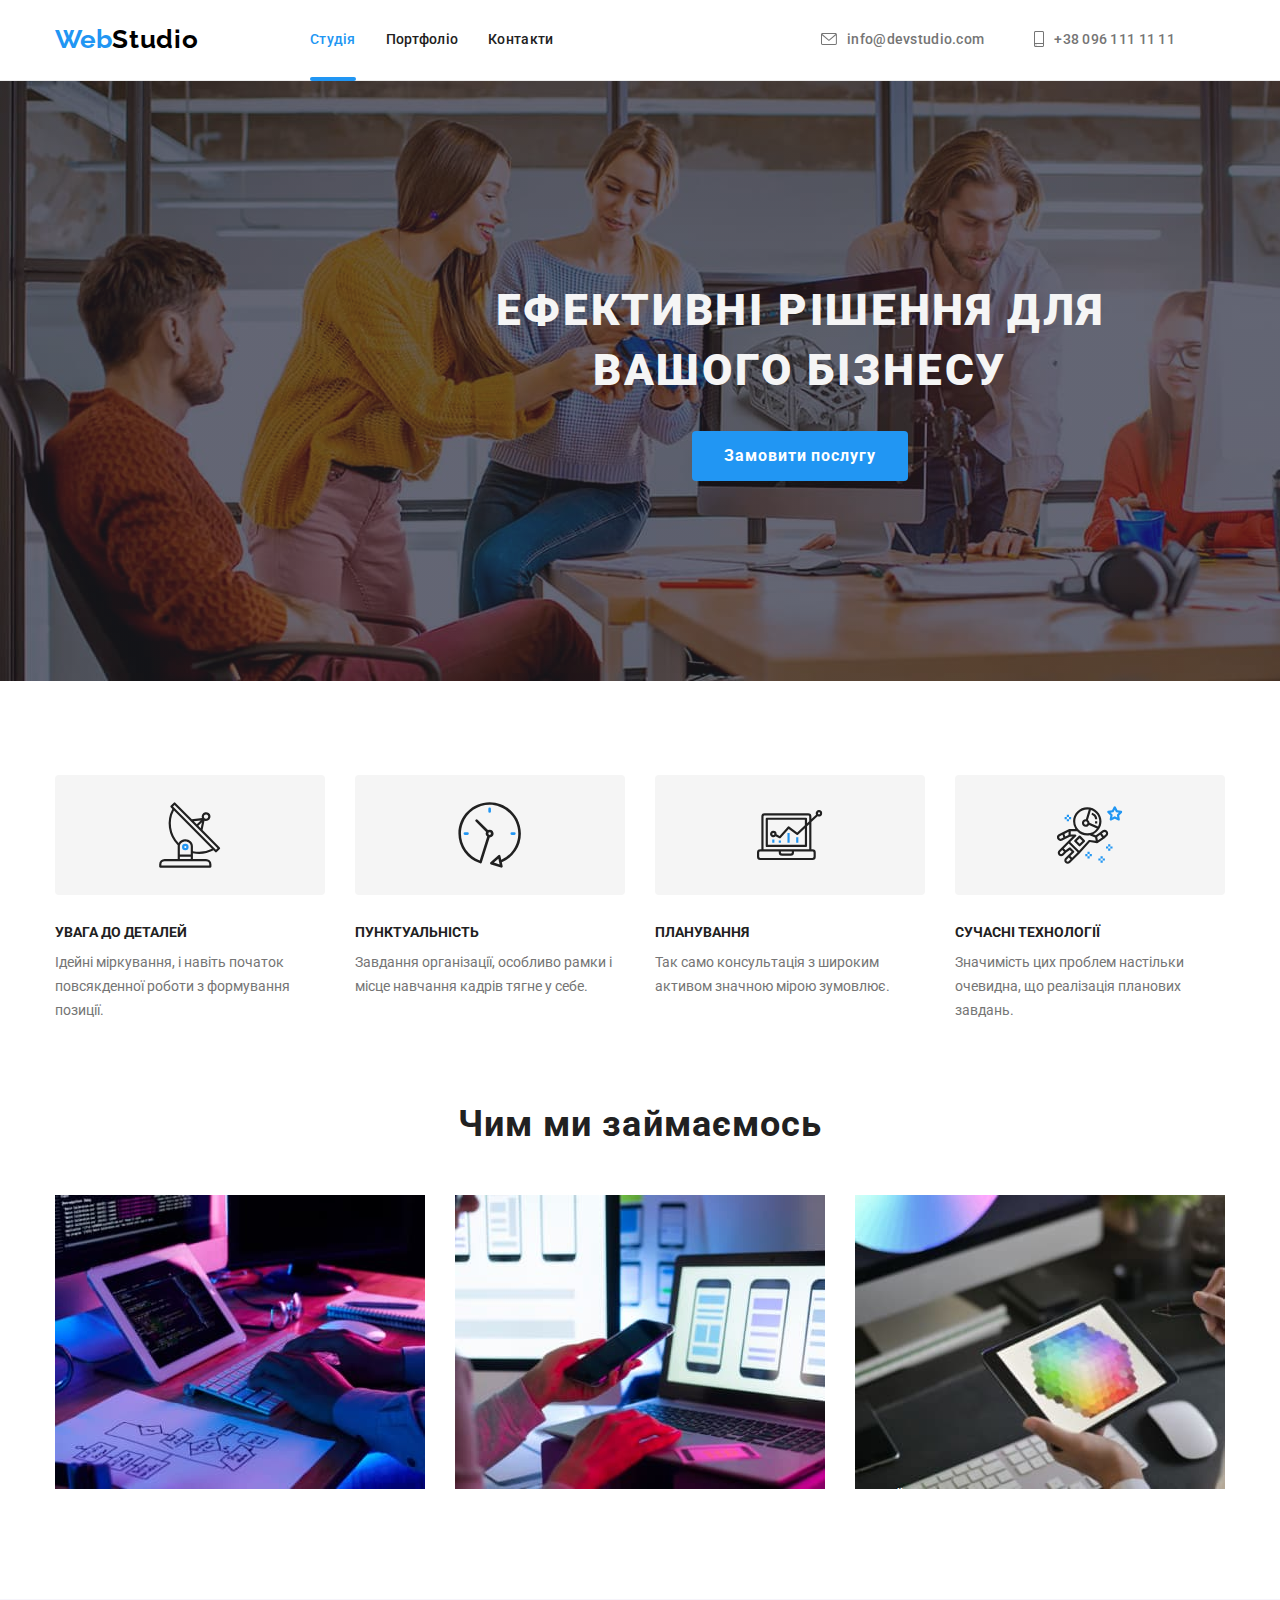
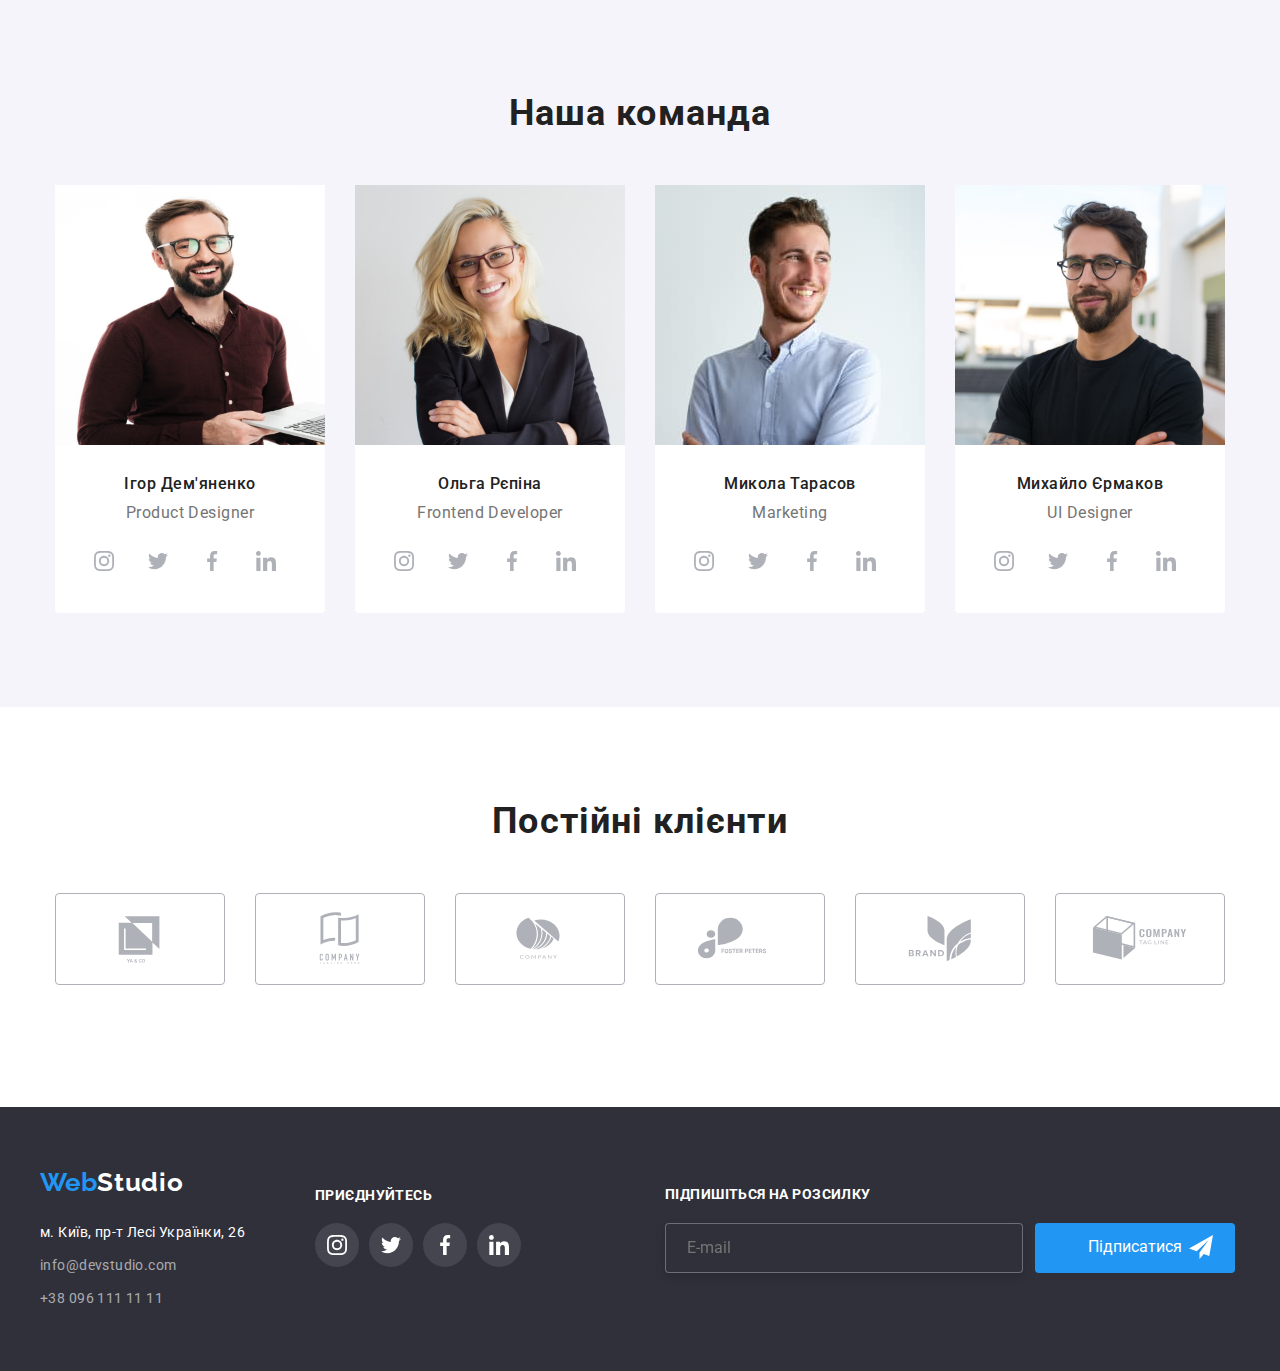
<file: index.html>
<!DOCTYPE html>
<html lang="en">

<head>
  <meta charset="UTF-8" />
  <meta http-equiv="X-UA-Compatible" content="IE=edge" />
  <meta name="viewport" content="width=device-width, initial-scale=1.0" />
  <title>Web Studio</title>
  <link rel="stylesheet"
    href="https://cdnjs.cloudflare.com/ajax/libs/modern-normalize/1.1.0/modern-normalize.min.css" />
  <link rel="stylesheet" href="./css/main.min.css" />
  <link href="https://fonts.googleapis.com/css2?family=Raleway:wght@700&family=Roboto:wght@400;500;700;900&display=swap"
    rel="stylesheet" />
</head>

<body>
  <!-- Шапка сайта -->
  <header class="page-header">
    <div class="container box">
      <nav class="main-nav">
        <a href="./index.html" class="main-nav__logo-link">Web<span class="main-nav__logo-header">Studio</span></a>
        <ul class="main-nav__site-nav link">
          <li style="position:relative">
            <a href="./index.html" class="main-nav__link current" ">Студія</a>
            </li>
            <li style=" position:relative">
              <a href="./portfolio.html"" class=" main-nav__link">Портфоліо</a>
          </li>
          <li>
            <a href="#" class="main-nav__link">Контакти</a>
          </li>
        </ul>
      </nav>
      <ul class="contacts">
        <li class="contacts__contact-item">
          <a href="mailto:info@devstudio.com" class="contacts__contacts-link">
            <svg class="contacts__contacts-icon" width="16" height="12">
              <use href="./img/icons.svg#icon-envelope"></use>
            </svg>
            info@devstudio.com
          </a>
        </li>
        <li class="contacts__contact-item">
          <a href="tel:+380961111111" class="contacts__contacts-link">
            <svg class="contacts__contacts-icon" width="10" height="16">
              <use href="./img/icons.svg#icon-smartphone"></use>
            </svg>
            +38 096 111 11 11
          </a>
        </li>
      </ul>
    </div>
  </header>
  <main>
    <div class="hero">
      <section class="hero__section-hero">
        <h1 class="hero__hero-title">Ефективні рішення для вашого бізнесу</h1>
        <button class="hero__hero-button" data-modal-open>Замовити послугу

        </button>
      </section>
    </div>
    <!-- Особливості -->
    <section class="features section">
      <div class="container">
        <h2 class="features__visually-hidden"></h2>
        <ul class="list features-list">
          <li class="features-list__featurest-item">
            <div class="features-cont">
              <svg class="features-cont__features-icon" width="65.32px" height="70px">
                <use href="./img/icons.svg#icon-antenna-1"></use>
              </svg>
            </div>
            <div class="features-container-text">
              <h3 class="features-container-text__features-title">УВАГА ДО ДЕТАЛЕЙ</h3>
              <p class="features-container-text__features-text">
                Ідейні міркування, і навіть початок повсякденної роботи з
                формування позиції.
              </p>
            </div>
          </li>
          <li class="features-list__featurest-item">
            <div class="features-cont">
              <svg class="features-cont__features-icon" width="65.32px" height="70px">
                <use href="./img/icons.svg#icon-clock-1"></use>
              </svg>
            </div>
            <div class="features-container-text">
              <h3 class="features-container-text__features-title">ПУНКТУАЛЬНІСТЬ</h3>
              <p class="features-container-text__features-text">
                Завдання організації, особливо рамки і місце навчання кадрів
                тягне у себе.
              </p>
            </div>
          </li>
          <li class="features-list__featurest-item">
            <div class="features-cont">
              <svg class="features-cont__features-icon" width="65.32px" height="70px">
                <use href="./img/icons.svg#icon-diagram-1"></use>
              </svg>
            </div>
            <div class="features-container-text">
              <h3 class="features-container-text__features-title">ПЛАНУВАННЯ</h3>
              <p class="features-container-text__features-text">
                Так само консультація з широким активом значною мірою зумовлює.
              </p>
            </div>
          </li>
          <li class="features-list__featurest-item">
            <div class="features-cont">
              <svg class="features-cont__features-icon" width="65.32px" height="70px">
                <use href="./img/icons.svg#icon-astronaut-1"></use>
              </svg>
            </div>
            <div class="features-container-text">
              <h3 class="features-container-text__features-title">СУЧАСНІ ТЕХНОЛОГІЇ</h3>
              <p class="features-container-text__features-text">
                Значимість цих проблем настільки очевидна, що реалізація
                планових завдань.
              </p>
            </div>
          </li>
        </ul>
      </div>
    </section>
    <!-- Чим ми займаємося -->
    <section class="what-we-do-section">
      <div class="container-what-we-do">
        <h2 class="what-we-do-section__what-we-do-title">Чим ми займаємось</h2>
        <ul class="what-we-do-list">
          <li class="what-we-do-list__what-we-do-item">
            <div class="what-we-do-text-box">
              <img src="./img/box-1.jpg" alt="Програмування" class="what-we-do-text-box__img">
              <h2 class="what-we-do-text-box__what-we-do-box-title">Десктопні додатки</h2>
            </div>
          </li>
          <li class="what-we-do-list__what-we-do-item" style="margin: 0 30px">
            <div class="what-we-do-text-box">
              <img src="./img/img.jpg" alt="Розробка UI дизайну" class="what-we-do-text-box__img">
              <h2 class="what-we-do-text-box__what-we-do-box-title">Мобільні додатки</h2>
            </div>
          </li>
          <li class="what-we-do-list__what-we-do-item">
            <div class="what-we-do-text-box">
              <img src="./img/img1.jpg" alt="Веб дизайн" class="what-we-do-text-box__img">
              <h2 class="what-we-do-text-box__what-we-do-box-title">Дизайнерські рішення</h2>
            </div>
          </li>
        </ul>
      </div>
    </section>
    <!-- Команда -->
    <section class="section team">
      <div class="container-team">
        <h2 class="section__team-main-title">Наша команда</h2>
        <ul class="team-menu">
          <li class="team-menu__team-menu-item">
            <img src="./img/igor.jpg" alt="Ігор" width="270" height="260">
            <div class="team-menu-text">
              <h3 class="team-menu-text__team-title">Ігор Дем'яненко</h3>
              <p class="team-menu-text__team-activity">Product Designer</p>
              <div class="team-menu-sl">
                <ul class="team-soc-list">
                  <li class="team-soc-list__team-soc-item">
                    <a href="" class="team-soc-list__team-soc-link">
                      <svg class="team-soc-list__team-menu-icon" width="20" height="20">
                        <use href="./img/icons.svg#icon-instagram-2">
                        </use>
                      </svg>
                    </a>
                  </li>
                  <li class="team-soc-list__team-soc-item">
                    <a href="" class="team-soc-list__team-soc-link">
                      <svg class="team-soc-list__team-menu-icon" width="20" height="20">
                        <use href="./img/icons.svg#icon-twitter-1">
                        </use>
                      </svg>
                    </a>
                  </li>
                  <li class="team-soc-list__team-soc-item">
                    <a href="" class="team-soc-list__team-soc-link">
                      <svg class="team-soc-list__team-menu-icon" width="20" height="20">
                        <use href="./img/icons.svg#icon-facebook-1">
                        </use>
                      </svg>
                    </a>
                  </li>
                  <li class="team-soc-list__team-soc-item">
                    <a href="" class="team-soc-list__team-soc-link">
                      <svg class="team-soc-list__team-menu-icon" width="20" height="20">
                        <use href="./img/icons.svg#icon-linkedin-1">
                        </use>
                      </svg>
                    </a>
                  </li>
                </ul>
              </div>

            </div>
          </li>
          <li class="team-menu__team-menu-item">
            <img src="./img/olga.jpg" alt="Ольга" width="270" height="260">
            <div class="team-menu-text">
              <h3 class="team-menu-text__team-title">Ольга Рєпіна</h3>
              <p class="team-menu-text__team-activity">Frontend Developer</p>
              <div class="team-menu-sl">
                <ul class="team-soc-list">
                  <li class="team-soc-list__team-soc-item">
                    <a href="" class="team-soc-list__team-soc-link">
                      <svg class="team-soc-list__team-menu-icon" width="20" height="20">
                        <use href="./img/icons.svg#icon-instagram-2">
                        </use>
                      </svg>
                    </a>
                  </li>
                  <li class="team-soc-list__team-soc-item">
                    <a href="" class="team-soc-list__team-soc-link">
                      <svg class="team-soc-list__team-menu-icon" width="20" height="20">
                        <use href="./img/icons.svg#icon-twitter-1">
                        </use>
                      </svg>
                    </a>
                  </li>
                  <li class="team-soc-list__team-soc-item">
                    <a href="" class="team-soc-list__team-soc-link">
                      <svg class="team-soc-list__team-menu-icon" width="20" height="20">
                        <use href="./img/icons.svg#icon-facebook-1">
                        </use>
                      </svg>
                    </a>
                  </li>
                  <li class="team-soc-list__team-soc-item">
                    <a href="" class="team-soc-list__team-soc-link">
                      <svg class="team-soc-list__team-menu-icon" width="20" height="20">
                        <use href="./img/icons.svg#icon-linkedin-1">
                        </use>
                      </svg>
                    </a>
                  </li>
                </ul>
              </div>

            </div>
          </li>
          <li class="team-menu__team-menu-item">
            <img src="./img/mykola.jpg" alt="Микола" width="270" height="260">
            <div class="team-menu-text">
              <h3 class="team-menu-text__team-title">Микола Тарасов</h3>
              <p class="team-menu-text__team-activity">Marketing</p>
              <div class="team-menu-sl">
                <ul class="team-soc-list">
                  <li class="team-soc-list__team-soc-item">
                    <a href="" class="team-soc-list__team-soc-link">
                      <svg class="team-soc-list__team-menu-icon" width="20" height="20">
                        <use href="./img/icons.svg#icon-instagram-2">
                        </use>
                      </svg>
                    </a>
                  </li>
                  <li class="team-soc-list__team-soc-item">
                    <a href="" class="team-soc-list__team-soc-link">
                      <svg class="team-soc-list__team-menu-icon" width="20" height="20">
                        <use href="./img/icons.svg#icon-twitter-1">
                        </use>
                      </svg>
                    </a>
                  </li>
                  <li class="team-soc-list__team-soc-item">
                    <a href="" class="team-soc-list__team-soc-link">
                      <svg class="team-soc-list__team-menu-icon" width="20" height="20">
                        <use href="./img/icons.svg#icon-facebook-1">
                        </use>
                      </svg>
                    </a>
                  </li>
                  <li class="team-soc-list__team-soc-item">
                    <a href="" class="team-soc-list__team-soc-link">
                      <svg class="team-soc-list__team-menu-icon" width="20" height="20">
                        <use href="./img/icons.svg#icon-linkedin-1">
                        </use>
                      </svg>
                    </a>
                  </li>
                </ul>
              </div>

            </div>
          </li>
          <li class="team-menu__team-menu-item">
            <img src="./img/mykhailo.jpg" alt="Михайло" width="270" height="260">
            <div class="team-menu-text">
              <h3 class="team-menu-text__team-title">Михайло Єрмаков</h3>
              <p class="team-menu-text__team-activity">UI Designer</p>
              <div class="team-menu-sl">
                <ul class="team-soc-list">
                  <li class="team-soc-list__team-soc-item">
                    <a href="" class="team-soc-list__team-soc-link">
                      <svg class="team-soc-list__team-menu-icon" width="20" height="20">
                        <use href="./img/icons.svg#icon-instagram-2">
                        </use>
                      </svg>
                    </a>
                  </li>
                  <li class="team-soc-list__team-soc-item">
                    <a href="" class="team-soc-list__team-soc-link">
                      <svg class="team-soc-list__team-menu-icon" width="20" height="20">
                        <use href="./img/icons.svg#icon-twitter-1">
                        </use>
                      </svg>
                    </a>
                  </li>
                  <li class="team-soc-list__team-soc-item">
                    <a href="" class="team-soc-list__team-soc-link">
                      <svg class="team-soc-list__team-menu-icon" width="20" height="20">
                        <use href="./img/icons.svg#icon-facebook-1">
                        </use>
                      </svg>
                    </a>
                  </li>
                  <li class="team-soc-list__team-soc-item">
                    <a href="" class="team-soc-list__team-soc-link">
                      <svg class="team-soc-list__team-menu-icon" width="20" height="20">
                        <use href="./img/icons.svg#icon-linkedin-1">
                        </use>
                      </svg>
                    </a>
                  </li>
                </ul>
              </div>
        </ul>
      </div>
      </li>
      </ul>
      </div>
    </section>
    <!-- Постійні клієнти -->
    <section class="regular-customers">
      <div class="regular-customers-container">
        <h2 class="regular-customers__regular-customers-title">Постійні клієнти</h2>
        <ul class="regular-customers-menu">
          <li class="regular-customers-menu__regular-customers-item">
            <a href="" class="regular-customers-menu__customers-link">
              <svg class="customers-icon" width="106px" height="60px">
                <use href="./img/icons.svg#icon-ya-co" </svg>
            </a>
          </li>
          <li class="regular-customers-menu__regular-customers-item">
            <a href="" class="regular-customers-menu__customers-link">
              <svg class="customers-icon" width="106px" height="60px">
                <use href="./img/icons.svg#icon-company-tagline" </svg>
            </a>
          </li>
          <li class="regular-customers-menu__regular-customers-item">
            <a href="" class="regular-customers-menu__customers-link">
              <svg class="customers-icon" width="106px" height="60px">
                <use href="./img/icons.svg#icon-company" </svg>
            </a>
          </li>
          <li class="regular-customers-menu__regular-customers-item">
            <a href="" class="regular-customers-menu__customers-link">
              <svg class="customers-icon" width="106px" height="60px">
                <use href="./img/icons.svg#icon-foster-peters" </svg>
            </a>
          </li>
          <li class="regular-customers-menu__regular-customers-item">
            <a href="" class="regular-customers-menu__customers-link">
              <svg class="customers-icon" width="106px" height="60px">
                <use href="./img/icons.svg#icon-brand" </svg>
            </a>
          </li>
          <li class="regular-customers-menu__regular-customers-item">
            <a href="" class="regular-customers-menu__customers-link">
              <svg class="customers-icon" width="106px" height="60px">
                <use href="./img/icons.svg#icon-company-tag-line" </svg>
            </a>
          </li>
        </ul>
      </div>
    </section>
  </main>
  <footer class="footer">
    <div class="footer-container container-footer">
      <div class="footer-wrapper">
        <div class="footer-logo-cont">
          <a class="footer-logo-cont__footer-logo" href="./index.html">Web<span
              class="footer-logo-cont__logo">Studio</span>
          </a>
        </div>
        <address class="address">
          <ul class="footer-menu list">
            <li class="footer-menu__footer-address-item">
              <a class="footer-menu__footer-address-link" tabindex="0">м. Київ, пр-т Лесі Українки, 26</a>
            </li>
            <li class="footer-menu__footer-email">
              <a href="mailto:info@devstudio.com" class="footer-menu__footer-email">info@devstudio.com</a>
            </li>
            <li class="footer-menu__footer-telephone">
              <a href="tel:+380961111111" class="footer-menu__footer-telephone">+38 096 111 11 11</a>
            </li>
          </ul>
        </address>
      </div>
      <div class="footer-soc-container">
        <h3 class="footer-soc-container__footer-title">Приєднуйтесь</h3>
        <div class="footer-soc-container">
          <ul class="footer-soc-list">
            <li class="footer-soc-lists__footer-soc-item">
              <a href="" class="footer-soc-list__footer-soc-link">
                <svg class="footer-soc-list__footer-soc-icon" width="20" height="20">
                  <use href="./img/icons.svg#icon-instagram-2"></use>
                </svg>
              </a>
            </li>
            <li class="footer-soc-lists__footer-soc-item">
              <a href="" class="footer-soc-list__footer-soc-link">
                <svg class="footer-soc-list__footer-soc-icon" width="20" height="20">
                  <use href="./img/icons.svg#icon-twitter-1"></use>
                </svg>
              </a>
            </li>
            <li class="footer-soc-lists__footer-soc-item">
              <a href="" class="footer-soc-list__footer-soc-link">
                <svg class="footer-soc-list__footer-soc-icon" width="20" height="20">
                  <use href="./img/icons.svg#icon-facebook-1"></use>
                </svg>
              </a>
            </li>
            <li class="footer-soc-lists__footer-soc-item">
              <a href="" class="footer-soc-list__footer-soc-link">
                <svg class="footer-soc-list__footer-soc-icon" width="20" height="20">
                  <use href="./img/icons.svg#icon-linkedin-1"></use>
                </svg>
              </a>
            </li>
          </ul>
        </div>
      </div>
      <div class="mailing-list">
        <h3 class="mailing-list__mailing-title">Підпишіться на розсилку</h3>
        <div class="mailing-list-box">
          <input type="text" name="mailing-list" class="mailing-list__mailing-list-input" width="358" height="50"
            placeholder="E-mail">
          <button class="mailing-list-box__mailing-button">Підписатися
            <svg class="mailing-list-box__mailing-icon" width="24" height="24">
              <use href="./img/icons.svg#icon-icon-send"></use>
            </svg>
          </button>
        </div>
      </div>
    </div>
  </footer>
  <!-- Modal -->
  <div class="backdrop is-hidden" data-modal>
    <div class="modal is-hidden">
      <button class="modal__close-modal" data-modal-close>
        <svg class="modal__modal-close-icon" width="18" height="18" id="close-icon">
          <use href="./img/icons.svg#icon-close-black-18dp-2-1"></use>
        </svg>
      </button>
      <div class="modal-container">
        <div class="modal-title-box">
          <p class="modal-title-box__modal-title">Залиште свої дані, ми вам передзвонимо</p>
        </div>
        <form action="#" class="form">
          <div class="modal-input-box">
            <div class="modal-cont">
              <label for="user-name">Ім'я</label>
              <input type="text" name="user-name" class="modal-cont__modal-input">
              <svg class="modal-cont__modal-icon" width="18" height="18">
                <use href="./img/icons.svg#icon-person-black"></use>
              </svg>
            </div>
            <div class="modal-cont">
              <label for="user-tel">Телефон</label>
              <input type="number" name="user-tel" class="modal-cont__modal-input">
              <svg class="modal-cont__modal-icon" width="18" height="18">
                <use href="./img/icons.svg#icon-phone-black""></use>
                </svg>
              </div>
               <div class=" modal-cont">
                  <label for="user-tel">Пошта</label>
                  <input type="email" name="user-email" class="modal-cont__modal-input">
                  <svg class="modal-cont__modal-icon" width="18" height="18">
                    <use href="./img/icons.svg#icon-email-black"></use>
                  </svg>
            </div>
            <div class="modal-fields">
              <label for="modal-fields__user-text">Коментар</label>
              <textarea name="user-text" id="user-text" placeholder="Введіть текст"
                class="modal-fields__modal-text"></textarea>
            </div>
          </div>
          <div class="modal-check-box">
            <!-- <label for="privacy" class="modal-check-box__check-box"> -->
            <label for="privacy" class="modal-check-box__check-box">

              <span class="modal-check-box__check-text-span">
           <input 
              type="checkbox"
               name="privacy" 
               id="privacy" 
               class="modal-check-box__modal-check"
                value="checkbox">

                <svg class="modal-check-box__check-icon" width="16" height="15">
                  <use href="./img/icons.svg#icon-check">
                  </use>
                </svg>
              </span>
              <span class="modal-check-box__check-text">
                Погоджуюся з розсилкою та приймаю
              </span>
               <a href="">
                <span class="modal-check-box__checkbox-link">
                  Умови договору
                </span>
              </a>
            </label>
          </div>
          <div class="modal-button-box">
            <button type="submit" class="modal-button-box__modal-button">Відправити</button>
          </div>
        </form>
      </div>
    </div>
  </div>
  <script src="./js/modal.js">
  </script>
</body>

</html>
</file>
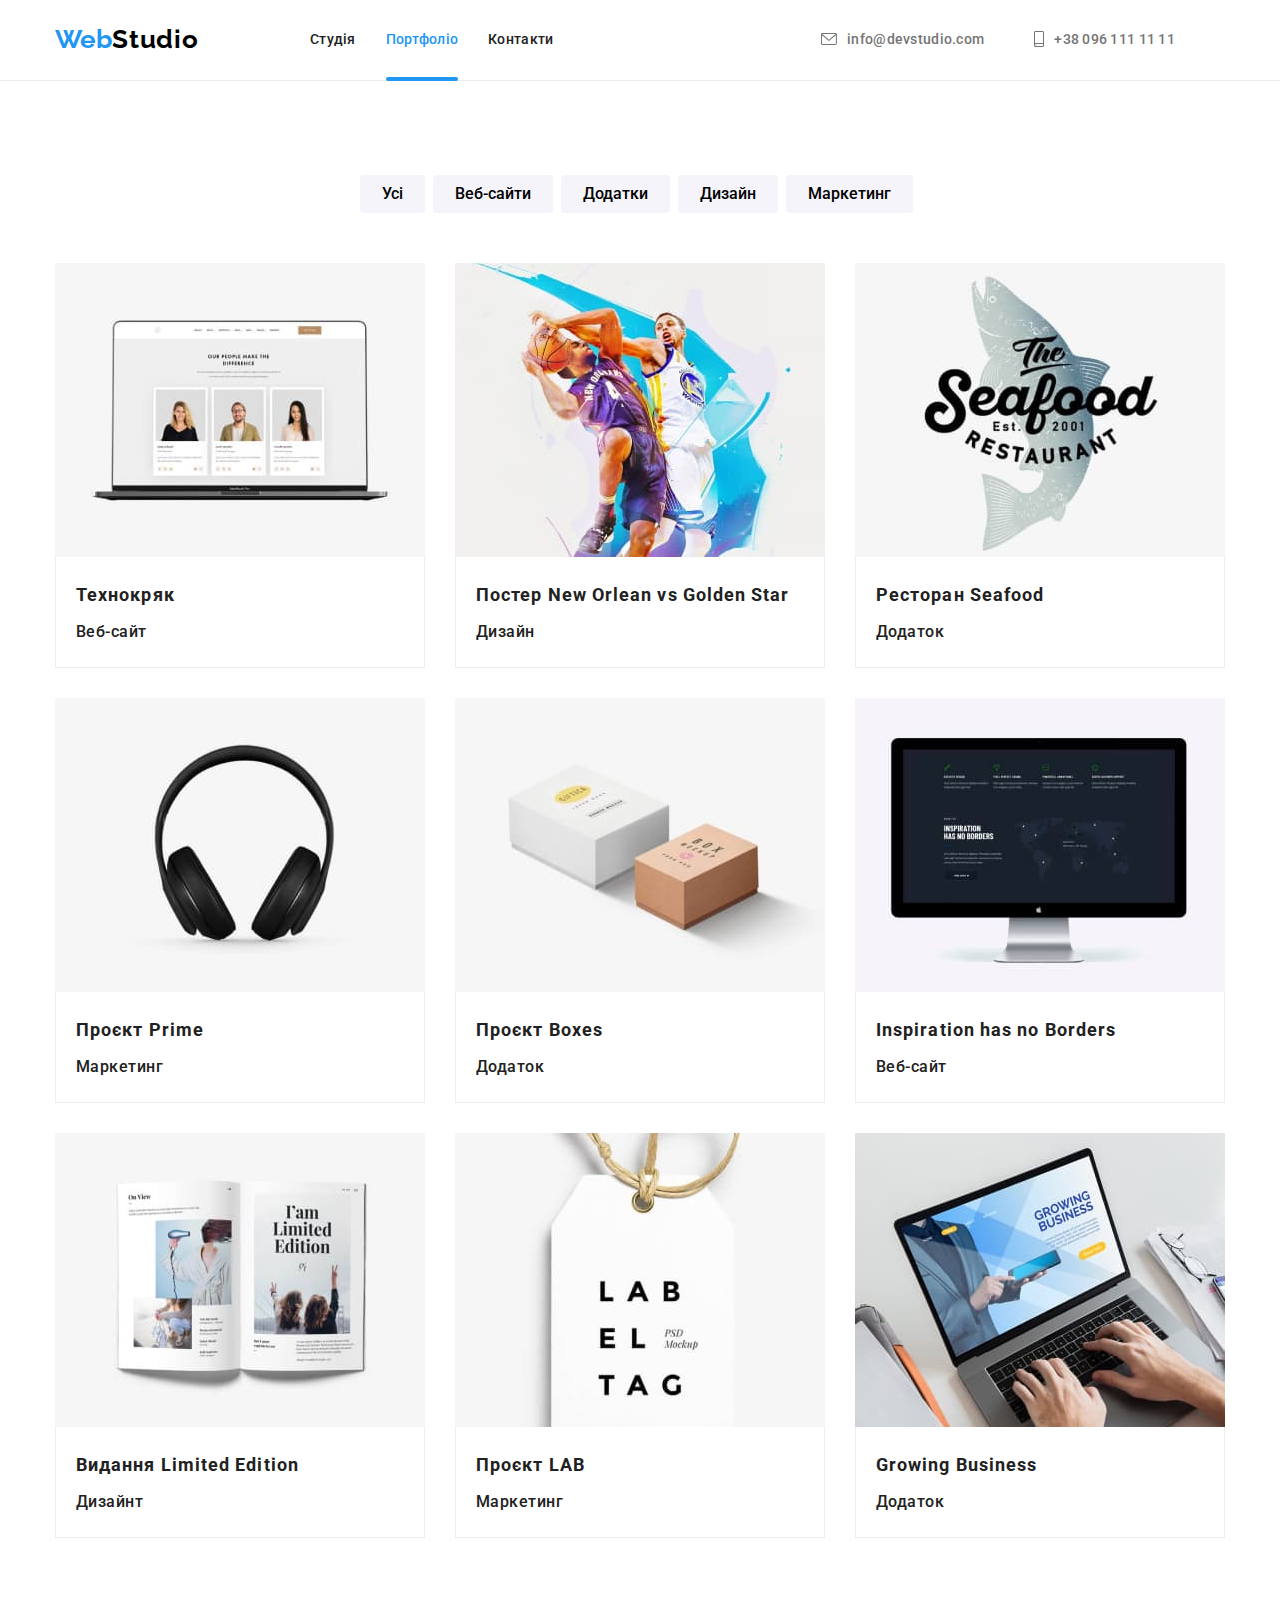
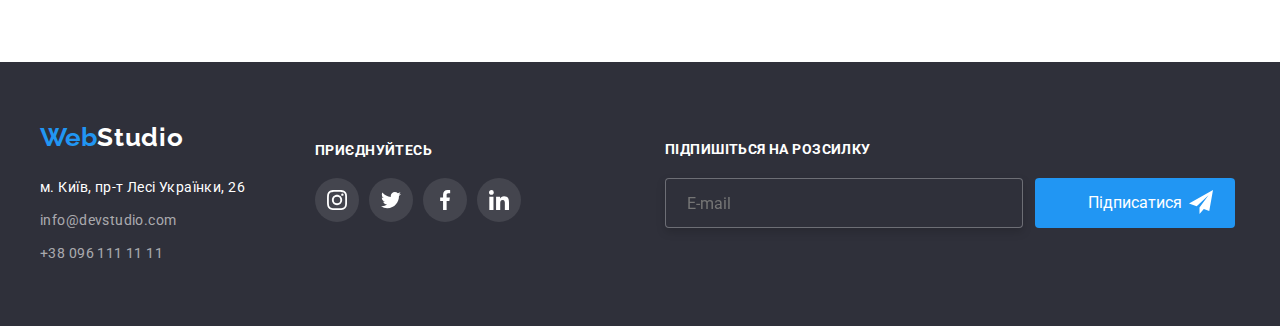
<file: portfolio.html>
<!DOCTYPE html>
<html lang="en">
<head>
    <meta charset="UTF-8">
    <meta http-equiv="X-UA-Compatible" content="IE=edge">
    <meta name="viewport" content="width=device-width, initial-scale=1.0">
    <title>Портфоліо</title>
    <link
      rel="stylesheet"
      href="https://cdnjs.cloudflare.com/ajax/libs/modern-normalize/1.1.0/modern-normalize.min.css"
    />
    <link rel="stylesheet" href="./css/main.min.css" />
    <link
      href="https://fonts.googleapis.com/css2?family=Raleway:wght@700&family=Roboto:wght@400;500;700;900&display=swap"
      rel="stylesheet"
    />
</head>
<body>
    <!-- Шапка сайта -->
     <header class="page-header">
      <div class="container box">
        <nav class="main-nav">
          <a href="./index.html" class="main-nav__logo-link"
            >Web<span class="main-nav__logo-header">Studio</span></a
          >
          <ul class="main-nav__site-nav link">
            <li style="position:relative">
              <a href="./index.html" class="main-nav__link">Студія</a>
            </li>
            <li style="position:relative">
              <a href="./portfolio.html"" class="main-nav__link current">Портфоліо</a>
            </li>
            <li>
              <a href="#" class="main-nav__link">Контакти</a>
            </li>
          </ul>
        </nav>
        <ul class="contacts">
          <li class="contacts__contacts-item">
            <a href="mailto:info@devstudio.com" class="contacts__contacts-link">
              <svg class="contacts__contacts-icon" width="16" height="12">
                <use href="./img/icons.svg#icon-envelope"></use>
              </svg>
              info@devstudio.com
            </a>
          </li>
          <li class="contacts__contact-item">
            <a href="tel:+380961111111" class="contacts__contacts-link">
              <svg class="contacts__contacts-icon" width="10" height="16">
                <use href="./img/icons.svg#icon-smartphone"></use>
              </svg>
              +38 096 111 11 11
            </a>
          </li>
        </ul>
      </div>
    </header>
    <main>
        <section class="project">
            <div class="portfolio-container">
                <h1 class="visually-hidden"></h1>
                <ul class="portfolio-filter">
                    <li class="portfolio-filter__portfolio-item">
                        <button type="button" class="portfolio-filter__portfolio-button">Усі</button>
                    </li>
                     <li class="portfolio-filter__portfolio-item">
                        <button type="button" class="portfolio-filter__portfolio-button">Веб-сайти</button>
                    </li>
                     <li class="portfolio-filter__portfolio-item">
                        <button type="button" class="portfolio-filter__portfolio-button">Додатки</button>
                    </li>
                     <li class="portfolio-filter__portfolio-item">
                        <button type="button" class="portfolio-filter__portfolio-button">Дизайн</button>
                    </li>
                     <li class="portfolio-filter__portfolio-item">
                        <button type="button" class="portfolio-filter__portfolio-button">Маркетинг</button>
                    </li>
                </ul>
            </div>
            <!-- Проєкти -->
            <div class="project1">
                <div class="project-container">
                    <ul class="portfolio-menu">
                        <li class="portfolio-menu__porfolio-item">
                            <a href="" class="portfolio-menu__portfolio-link link">
                                <div class="project-item-img">
                                    <img src="./img/technocrat.jpg" alt="Технокряк" width="370" height="294"> 
                                    <div class="portfolio-item-text">
                                        <p class="portfolio-item-text__project-top-text">
                                            Ресурс пропонує комплексні пропозиції з різним рівнем функціоналу та
                                            сервісів. Все це дозволить відвідувачу отримати вичерпні відомості про
                                            компанію чи приватну особу.
                                        </p>
                                    </div>
                                </div>
                                <div class="project-class">
                                    <h2 class="project-class__project-title">Технокряк</h2>
                                    <p class="project-class__project-text">Веб-сайт</p>
                                </div>
                            </a>
                        </li>
                        <li class="portfolio-menu__porfolio-item">
                            <a href="" class="portfolio-menu__portfolio-link link">
                                <div class="project-item-img">
                                    <img src="./img/poster.jpg" alt="Постер"" width="370" height="294"> 
                                    <div class="portfolio-item-text">
                                        <p class="portfolio-item-text__project-top-text">
                                            Ресурс пропонує комплексні пропозиції з різним рівнем функціоналу та
                                            сервісів. Все це дозволить відвідувачу отримати вичерпні відомості про
                                            компанію чи приватну особу.
                                        </p>
                                    </div>
                                </div>
                                <div class="project-class">
                                    <h2 class="project-class__project-title">Постер New Orlean vs Golden Star</h2>
                                    <p class="project-class__project-text">Дизайн</p>
                                </div>
                                  </a>
                            <!-- </a> -->
                        </li>
                        <li class="portfolio-menu__porfolio-item">
                            <a href="" class="portfolio-menu__portfolio-link link">
                                <div class="project-item-img">
                                    <img src="./img/restaurant.jpg" alt="Ресторан" width="370" height="294"> 
                                    <div class="portfolio-item-text">
                                        <p class="portfolio-item-text__project-top-text">
                                            Ресурс пропонує комплексні пропозиції з різним рівнем функціоналу та
                                            сервісів. Все це дозволить відвідувачу отримати вичерпні відомості про
                                            компанію чи приватну особу.
                                        </p>
                                    </div>
                                </div>
                                <div class="project-class">
                                    <h2 class="project-class__project-title">Ресторан Seafood</h2>
                                    <p class="project-class__project-text">Додаток</p>
                                </div>
                              </a>
                            </a>
                        </li>
                        <li class="portfolio-menu__porfolio-item">
                            <a href="" class="portfolio-menu__portfolio-link link">
                                <div class="project-item-img">
                                    <img src="./img/project-prime.jpg" alt="Проєкт Prime" width="370" height="294"> 
                                    <div class="portfolio-item-text">
                                        <p class="portfolio-item-text__project-top-text">
                                            Ресурс пропонує комплексні пропозиції з різним рівнем функціоналу та
                                            сервісів. Все це дозволить відвідувачу отримати вичерпні відомості про
                                            компанію чи приватну особу.
                                        </p>
                                    </div>
                                </div>
                                <div class="project-class">
                                    <h2 class="project-class__project-title">Проєкт Prime</h2>
                                    <p class="project-class__project-text">Маркетинг</p>
                                </div>
                              </a>
                            </a>
                        </li>
                        <li class="portfolio-menu__porfolio-item">
                            <a href="" class="portfolio-menu__portfolio-link link">
                                <div class="project-item-img">
                                    <img src="./img/project-boxes.jpg" alt="Проєкт Boxes" width="370" height="294"> 
                                    <div class="portfolio-item-text">
                                        <p class="portfolio-item-text__project-top-text">
                                            Ресурс пропонує комплексні пропозиції з різним рівнем функціоналу та
                                            сервісів. Все це дозволить відвідувачу отримати вичерпні відомості про
                                            компанію чи приватну особу.
                                        </p>
                                    </div>
                                </div>
                                <div class="project-class">
                                    <h2 class="project-class__project-title">Проєкт Boxes</h2>
                                    <p class="project-class__project-text">Додаток</p>
                                </div>
                              </a>
                            </a>
                        </li>
                        <li class="portfolio-menu__porfolio-item">
                            <a href="" class="portfolio-menu__portfolio-link link">
                                <div class="project-item-img">
                                    <img src="./img/Inspiration-has-no-borders.jpg" alt="Inspiration" width="370" height="294"> 
                                    <div class="portfolio-item-text">
                                        <p class="portfolio-item-text__project-top-text">
                                            Ресурс пропонує комплексні пропозиції з різним рівнем функціоналу та
                                            сервісів. Все це дозволить відвідувачу отримати вичерпні відомості про
                                            компанію чи приватну особу.
                                        </p>
                                    </div>
                                </div>
                                <div class="project-class">
                                    <h2 class="project-class__project-title">Inspiration has no Borders</h2>
                                    <p class="project-class__project-text">Веб-сайт</p>
                                </div>
                              </a>
                            </a>
                        </li>
                        <li class="portfolio-menu__porfolio-item">
                            <a href="" class="portfolio-menu__portfolio-link link">
                                <div class="project-item-img">
                                    <img src="./img/edition.jpg" alt="Inspiration" width="370" height="294"> 
                                    <div class="portfolio-item-text">
                                        <p class="portfolio-item-text__project-top-text">
                                            Ресурс пропонує комплексні пропозиції з різним рівнем функціоналу та
                                            сервісів. Все це дозволить відвідувачу отримати вичерпні відомості про
                                            компанію чи приватну особу.
                                        </p>
                                    </div>
                                </div>
                                <div class="project-class">
                                    <h2 class="project-class__project-title">Видання Limited Edition</h2>
                                    <p class="project-class__project-text">Дизайнт</p>
                                </div>
                              </a>
                            </a>
                        </li>
                        <li class="portfolio-menu__porfolio-item">
                            <a href="" class="portfolio-menu__portfolio-link link">
                                <div class="project-item-img">
                                    <img src="./img/project-lab.jpg"" alt="Технокряк" width="370" height="294"> 
                                    <div class="portfolio-item-text">
                                        <p class="portfolio-item-text__project-top-text">
                                            Ресурс пропонує комплексні пропозиції з різним рівнем функціоналу та
                                            сервісів. Все це дозволить відвідувачу отримати вичерпні відомості про
                                            компанію чи приватну особу.
                                        </p>
                                    </div>
                                </div>
                                <div class="project-class">
                                    <h2 class="project-class__project-title">Проєкт LAB</h2>
                                    <p class="project-class__project-text">Маркетинг</p>
                                </div>
                              </a>
                            </a>
                        </li>
                        <li class="portfolio-menu__porfolio-item">
                            <a href="" class="portfolio-menu__portfolio-link link">
                                <div class="project-item-img">
                                    <img src="./img/growing-business.jpg" alt="Inspiration" width="370" height="294"> 
                                    <div class="portfolio-item-text">
                                        <p class="portfolio-item-text__project-top-text">
                                            Ресурс пропонує комплексні пропозиції з різним рівнем функціоналу та
                                            сервісів. Все це дозволить відвідувачу отримати вичерпні відомості про
                                            компанію чи приватну особу.
                                        </p>
                                    </div>
                                </div>
                                <div class="project-class">
                                    <h2 class="project-class__project-title">Growing Business</h2>
                                    <p class="project-class__project-text">Додаток</p>
                                </div>
                              </a>
                            </a>
                        </li>
                    </ul>
                </div>
            </div>
        </section>
    </main>
     <footer class="footer">
      <div class="footer-container container">
        <div class="footer-wrapper">
          <div class="footer-logo-cont">
            <a class="footer-logo-cont__footer-logo" href="./index.html">Web<span class="footer-logo-cont__logo">Studio</span>
            </a>
          </div>
          <address class="address">
            <ul class="footer-menu list">
              <li class="footer-menu__footer-address-item">
                <a class="footer-menu__footer-address-link" tabindex="0">м. Київ, пр-т Лесі Українки, 26
                </a>
              </li>
              <li class="footer-menu__footer-email">
                <a href="mailto:info@devstudio.com" class="footer-menu__footer-email">info@devstudio.com</a>
              </li>
              <li class="footer-menu__footer-telephone">
                <a href="tel:+380961111111" class="footer-menu__footer-telephone">+38 096 111 11 11</a>
              </li>
            </ul>
          </address>
        </div>
        <div class="footer-soc-container">
        <h3 class="footer-soc-container__footer-title">Приєднуйтесь</h3>
        <div class="footer-soc-container">
          <ul class="footer-soc-list">
            <li class="footer-soc-lists__footer-soc-item">
              <a href="" class="footer-soc-list__footer-soc-link">
                <svg class="footer-soc-list__footer-soc-icon" width="20" height="20">
                  <use href="./img/icons.svg#icon-instagram-2"></use>
                </svg>
              </a>
            </li>
            <li class="footer-soc-lists__footer-soc-item">
              <a href="" class="footer-soc-list__footer-soc-link">
                <svg class="footer-soc-list__footer-soc-icon" width="20" height="20">
                  <use href="./img/icons.svg#icon-twitter-1"></use>
                </svg>
              </a>
            </li>
            <li class="footer-soc-lists__footer-soc-item">
              <a href="" class="footer-soc-list__footer-soc-link">
                <svg class="footer-soc-list__footer-soc-icon" width="20" height="20">
                  <use href="./img/icons.svg#icon-facebook-1"></use>
                </svg>
              </a>
            </li>
            <li class="footer-soc-lists__footer-soc-item">
              <a href="" class="footer-soc-list__footer-soc-link">
                <svg class="footer-soc-list__footer-soc-icon" width="20" height="20">
                  <use href="./img/icons.svg#icon-linkedin-1"></use>
                </svg>
              </a>
            </li>
          </ul>
        </div>
        </div>
        <div class="mailing-list">
          <h3 class="mailing-list__mailing-title">Підпишіться на розсилку</h3>
          <div class="mailing-list-box">
            <input type="text" name="mailing-list" class="mailing-list__mailing-list-input" width="358" height="50" placeholder="E-mail">
            <button class="mailing-list-box__mailing-button">Підписатися
              <svg class="mailing-list-box__mailing-icon" width="24" height="24">
                <use href="./img/icons.svg#icon-icon-send"></use>
              </svg>
            </button>
          </div>
        </div>
      </div>
    </footer>
</body>
</html>
</file>
<file: css/main.min.css>
.footer-container{width:1200px;margin-left:auto;margin-right:auto;padding-left:15px;padding-right:15px}.portfolio-filter,.footer-menu,.features-list{text-decoration:none}.team,.features{padding:94px 0;background-color:#fff;display:-webkit-box;display:-ms-flexbox;display:flex;-webkit-box-orient:vertical;-webkit-box-direction:normal;-ms-flex-direction:column;flex-direction:column;-webkit-box-align:center;-ms-flex-align:center;align-items:center}.container{display:-webkit-box;display:-ms-flexbox;display:flex}.container{width:1600px;margin-left:auto;margin-right:auto}.portfolio-menu__portfolio-link,.main-nav__site-nav{color:#212121;list-style-type:none;font-weight:500;font-size:14px;line-height:1.14;letter-spacing:.02em;text-decoration:none}.modal-check-box__modal-check{opacity:0}*{padding:0;margin:0}body{background:#f5f5f5;color:#212121;font-family:"Roboto",sans-serif}ul{list-style:none}li{text-decoration:none}p{padding:0}img{display:block;margin:0;padding:0}.page-header{display:-webkit-box;display:-ms-flexbox;display:flex;-webkit-box-pack:center;-ms-flex-pack:center;justify-content:center;padding-top:24px;padding-bottom:25px;background-color:#fff;border-bottom:1px solid #ececec}.container{width:1200px;margin-left:auto;margin-right:auto;padding-left:15px;padding-right:15px}.main-nav{display:-webkit-box;display:-ms-flexbox;display:flex;-webkit-box-align:center;-ms-flex-align:center;align-items:center}.main-nav__logo-link{font-family:"Raleway",sans-serif;color:#2196f3;list-style-type:none;text-decoration:none;font-style:normal;font-weight:700;font-size:26px;line-height:1.192;margin-right:93px}.main-nav__logo-link:focus{color:#2196f3;background:#fff}.main-nav__logo-header{font-family:"Raleway",sans-serif;color:#000;list-style-type:none;font-style:normal;font-weight:700;font-size:26px;line-height:1.19;letter-spacing:.03em}.main-nav__logo-header:focus{color:#212121;background:#fff}.portfolio-menu__portfolio-link,.main-nav__site-nav{color:#212121;list-style-type:none;font-weight:500;font-size:14px;line-height:1.14;letter-spacing:.02em;text-decoration:none}.main-nav__site-nav{position:relative;display:-webkit-box;display:-ms-flexbox;display:flex;gap:30px;-webkit-box-pack:center;-ms-flex-pack:center;justify-content:center;width:280px}.main-nav__link{display:block;color:#212121;list-style-type:none;font-weight:500;font-size:14px;line-height:1.14;letter-spacing:.02em;text-decoration:none}.main-nav__link:hover{color:#2196f3;-webkit-transition-duration:250ms;transition-duration:250ms;-webkit-transition-timing-function:cubic-bezier(0.4, 0, 0.2, 1);transition-timing-function:cubic-bezier(0.4, 0, 0.2, 1);-webkit-transition-property:color,opacity,background-color,-webkit-transform;transition-property:color,opacity,background-color,-webkit-transform;transition-property:transform,color,opacity,background-color;transition-property:transform,color,opacity,background-color,-webkit-transform}.main-nav__link:focus{color:#2196f3;-webkit-transition-duration:250ms;transition-duration:250ms;-webkit-transition-timing-function:cubic-bezier(0.4, 0, 0.2, 1);transition-timing-function:cubic-bezier(0.4, 0, 0.2, 1);-webkit-transition-property:color,opacity,background-color,-webkit-transform;transition-property:color,opacity,background-color,-webkit-transform;transition-property:transform,color,opacity,background-color;transition-property:transform,color,opacity,background-color,-webkit-transform}.link{color:#212121;list-style-type:none;font-weight:500;font-size:14px;line-height:1.14;letter-spacing:.02em;text-decoration:none}.current{color:#2196f3;text-decoration:none}.current::after{content:"";display:block;position:absolute;border-bottom:4px solid #2196f3;border-radius:2px;width:100%;height:2px;bottom:-34px}.contacts{display:-webkit-box;display:-ms-flexbox;display:flex;margin-left:auto;-webkit-box-align:center;-ms-flex-align:center;align-items:center}.contacts__contact-item{display:-webkit-box;display:-ms-flexbox;display:flex}.contacts__contact-item:hover{color:#2196f3;-webkit-transition-duration:250ms;transition-duration:250ms;-webkit-transition-timing-function:cubic-bezier(0.4, 0, 0.2, 1);transition-timing-function:cubic-bezier(0.4, 0, 0.2, 1);-webkit-transition-property:color,opacity,background-color,-webkit-transform;transition-property:color,opacity,background-color,-webkit-transform;transition-property:transform,color,opacity,background-color;transition-property:transform,color,opacity,background-color,-webkit-transform}.contacts__contact-item:focus{fill:#2196f3;color:#2196f3;-webkit-transition-duration:250ms;transition-duration:250ms;-webkit-transition-timing-function:cubic-bezier(0.4, 0, 0.2, 1);transition-timing-function:cubic-bezier(0.4, 0, 0.2, 1);-webkit-transition-property:color,opacity,background-color,-webkit-transform;transition-property:color,opacity,background-color,-webkit-transform;transition-property:transform,color,opacity,background-color;transition-property:transform,color,opacity,background-color,-webkit-transform}.contacts__contacts-link{display:-webkit-box;display:-ms-flexbox;display:flex;-webkit-box-align:center;-ms-flex-align:center;align-items:center;font-family:"Roboto";font-style:normal;color:#757575;text-decoration:none;font-weight:500;font-size:14px;line-height:1.14;letter-spacing:.02em;margin-right:50px}.contacts__contacts-link:hover{fill:#2196f3;color:#2196f3;-webkit-transition-duration:250ms;transition-duration:250ms;-webkit-transition-timing-function:cubic-bezier(0.4, 0, 0.2, 1);transition-timing-function:cubic-bezier(0.4, 0, 0.2, 1);-webkit-transition-property:color,opacity,background-color,-webkit-transform;transition-property:color,opacity,background-color,-webkit-transform;transition-property:transform,color,opacity,background-color;transition-property:transform,color,opacity,background-color,-webkit-transform}.contacts__contacts-link:focus,.contacts__contacts-link:focus svg{color:#2196f3;fill:#2196f3;-webkit-transition-duration:250ms;transition-duration:250ms;-webkit-transition-timing-function:cubic-bezier(0.4, 0, 0.2, 1);transition-timing-function:cubic-bezier(0.4, 0, 0.2, 1);-webkit-transition-property:color,opacity,background-color,-webkit-transform;transition-property:color,opacity,background-color,-webkit-transform;transition-property:transform,color,opacity,background-color;transition-property:transform,color,opacity,background-color,-webkit-transform}.contacts__contacts-icon{fill:#757575;margin-right:10px}.contacts__contacts-icon:hover{fill:#2196f3;-webkit-transition-duration:250ms;transition-duration:250ms;-webkit-transition-timing-function:cubic-bezier(0.4, 0, 0.2, 1);transition-timing-function:cubic-bezier(0.4, 0, 0.2, 1);-webkit-transition-property:color,opacity,background-color,-webkit-transform;transition-property:color,opacity,background-color,-webkit-transform;transition-property:transform,color,opacity,background-color;transition-property:transform,color,opacity,background-color,-webkit-transform}.contacts__contacts-icon::before,.contacts__contacts-icon:focus{fill:#2196f3;-webkit-transition-duration:250ms;transition-duration:250ms;-webkit-transition-timing-function:cubic-bezier(0.4, 0, 0.2, 1);transition-timing-function:cubic-bezier(0.4, 0, 0.2, 1);-webkit-transition-property:color,opacity,background-color,-webkit-transform;transition-property:color,opacity,background-color,-webkit-transform;transition-property:transform,color,opacity,background-color;transition-property:transform,color,opacity,background-color,-webkit-transform}.contact-item:focus a,.contact-item:focus svg{color:#2196f3;fill:#2196f3;-webkit-transition-duration:250ms;transition-duration:250ms;-webkit-transition-timing-function:cubic-bezier(0.4, 0, 0.2, 1);transition-timing-function:cubic-bezier(0.4, 0, 0.2, 1);-webkit-transition-property:color,opacity,background-color,-webkit-transform;transition-property:color,opacity,background-color,-webkit-transform;transition-property:transform,color,opacity,background-color;transition-property:transform,color,opacity,background-color,-webkit-transform}.container{width:1200px;margin-left:auto;margin-right:auto;padding-left:15px;padding-right:15px}.hero__section-hero{min-width:1600px;background-color:#2f303a;text-align:center;margin-left:auto;margin-right:auto;padding:200px 0;background-image:-webkit-gradient(linear, left top, left bottom, from(rgba(47, 48, 58, 0.4)), to(rgba(47, 48, 58, 0.4))),url(../img/background-img.jpg);background-image:linear-gradient(rgba(47, 48, 58, 0.4), rgba(47, 48, 58, 0.4)),url(../img/background-img.jpg);background-size:100% 100%;background-repeat:no-repeat}.hero__hero-title{color:#f5f5f5;width:698px;margin-left:auto;margin-right:auto;margin-bottom:30px;font-weight:900;font-size:44px;line-height:1.36;text-align:center;letter-spacing:.06em;text-transform:uppercase}.hero__hero-button{padding-left:32px;padding-right:32px;padding-top:10px;padding-bottom:10px;border-radius:4px;font-family:"Roboto";font-weight:700;font-size:16px;line-height:1.88;min-width:216px;cursor:pointer;letter-spacing:.06em;border:0px;background-color:#2196f3;color:#fff}.features__visually-hidden{position:absolute;width:1px;height:1px;margin:-1px;border:0;padding:0;white-space:nowrap;-webkit-clip-path:inset(100%);clip-path:inset(100%);clip:rect(0 0 0 0);overflow:hidden}.container{width:1200px;margin-left:auto;margin-right:auto;padding-left:15px;padding-right:15px}.features-list{display:-webkit-box;display:-ms-flexbox;display:flex;gap:30px;background-color:#fff;list-style-type:none}.features-list__featurest-item{width:270px;max-height:141px}.features-cont{display:-webkit-box;display:-ms-flexbox;display:flex;-webkit-box-align:center;-ms-flex-align:center;align-items:center;-webkit-box-pack:center;-ms-flex-pack:center;justify-content:center;content:"";min-width:270px;min-height:120px;margin-right:30px;border:0;border-radius:4px;background-repeat:no-repeat;background-position:center;background-color:#f5f5f5}.features-container-text__features-title{color:#212121;font-size:14px;line-height:1.14;text-transform:uppercase;margin-bottom:10px;margin-top:30px}.features-container-text__features-text{display:-webkit-box;display:-ms-flexbox;display:flex;color:#757575;font-size:14px;line-height:1.71;max-width:270px}.what-we-do-section{display:-webkit-box;display:-ms-flexbox;display:flex;-webkit-box-pack:center;-ms-flex-pack:center;justify-content:center;background-color:#fff;padding-top:94px;padding-bottom:94px}.what-we-do-section__what-we-do-title{display:-webkit-box;display:-ms-flexbox;display:flex;-webkit-box-pack:center;-ms-flex-pack:center;justify-content:center;color:#212121;font-weight:700;font-size:36px;line-height:1.16;text-align:center;letter-spacing:.03em;margin-bottom:50px}.container-what-we-do{display:block;width:1200px;margin-left:auto;margin-right:auto;padding-left:15px;padding-right:15px}.what-we-do-list{display:-webkit-box;display:-ms-flexbox;display:flex;width:100%}.what-we-do-list__what-we-do-item{display:-webkit-box;display:-ms-flexbox;display:flex;-webkit-box-align:center;-ms-flex-align:center;align-items:center;-webkit-box-pack:center;-ms-flex-pack:center;justify-content:center}.what-we-do-text-box{font-family:"Roboto";font-style:normal;font-weight:700;font-size:14px;line-height:1.14;text-align:center;letter-spacing:.03em;text-transform:uppercase;color:#fff}.what-we-do-text-box__what-we-do-box-title{font-weight:700;font-size:14px;line-height:1.14;text-align:center;letter-spacing:.03em;text-transform:uppercase;color:#fff;display:-webkit-box;display:-ms-flexbox;display:flex}.section{padding:94px 0;background-color:#fff;display:-webkit-box;display:-ms-flexbox;display:flex;-webkit-box-orient:vertical;-webkit-box-direction:normal;-ms-flex-direction:column;flex-direction:column;-webkit-box-align:center;-ms-flex-align:center;align-items:center}.section__team-main-title{margin-bottom:50px;color:#212121;font-weight:700;font-size:36px;line-height:1.16;text-align:center;letter-spacing:.03em}.team{background-color:#f5f4fa}.container-team{width:1200px;margin-left:auto;margin-right:auto;padding-left:15px;padding-right:15px}.team-menu{display:-webkit-box;display:-ms-flexbox;display:flex}.team-menu__team-menu-item{margin-right:30px;-webkit-box-shadow:0px 1px 3px var(--box-shadow),0px 1px 1px rgba(0,0,0,.14),0px 2px 1px var(--shadow-color);box-shadow:0px 1px 3px var(--box-shadow),0px 1px 1px rgba(0,0,0,.14),0px 2px 1px var(--shadow-color);border-radius:0px 0px 4px 4px;background-color:#fff}.team-menu-text{display:block;padding:30px 10px}.team-menu-text__team-title{color:#212121;font-weight:500;font-size:16px;line-height:1.18;text-align:center;letter-spacing:.03em;margin-bottom:10px}.team-menu-text__team-activity{color:#757575;font-size:16px;line-height:1.18;text-align:center;letter-spacing:.03em}.team-menu-sl{display:-webkit-box;display:-ms-flexbox;display:flex;-webkit-box-pack:center;-ms-flex-pack:center;justify-content:center}.team-soc-list{display:-webkit-box;display:-ms-flexbox;display:flex;padding-top:16px}.team-soc-list__team-soc-item{display:-webkit-box;display:-ms-flexbox;display:flex;padding-right:10px}.team-soc-list__team-soc-link{width:44px;height:44px;display:-webkit-box;display:-ms-flexbox;display:flex;-webkit-box-align:center;-ms-flex-align:center;align-items:center;-webkit-box-pack:center;-ms-flex-pack:center;justify-content:center;background-color:#fff;border-radius:50%}.team-soc-list__team-soc-link:hover{background-color:#2196f3;-webkit-transition-duration:250ms;transition-duration:250ms;-webkit-transition-timing-function:cubic-bezier(0.4, 0, 0.2, 1);transition-timing-function:cubic-bezier(0.4, 0, 0.2, 1);-webkit-transition-property:color,opacity,background-color,-webkit-transform;transition-property:color,opacity,background-color,-webkit-transform;transition-property:transform,color,opacity,background-color;transition-property:transform,color,opacity,background-color,-webkit-transform}.team-soc-list__team-soc-link:focus{background-color:#2196f3;-webkit-transition-duration:250ms;transition-duration:250ms;-webkit-transition-timing-function:cubic-bezier(0.4, 0, 0.2, 1);transition-timing-function:cubic-bezier(0.4, 0, 0.2, 1);-webkit-transition-property:color,opacity,background-color,-webkit-transform;transition-property:color,opacity,background-color,-webkit-transform;transition-property:transform,color,opacity,background-color;transition-property:transform,color,opacity,background-color,-webkit-transform}.team-soc-list__team-soc-link:hover svg{fill:#fff;-webkit-transition-duration:250ms;transition-duration:250ms;-webkit-transition-timing-function:cubic-bezier(0.4, 0, 0.2, 1);transition-timing-function:cubic-bezier(0.4, 0, 0.2, 1);-webkit-transition-property:color,opacity,background-color,-webkit-transform;transition-property:color,opacity,background-color,-webkit-transform;transition-property:transform,color,opacity,background-color;transition-property:transform,color,opacity,background-color,-webkit-transform}.team-soc-list__team-soc-link:focus svg{fill:#fff;-webkit-transition-duration:250ms;transition-duration:250ms;-webkit-transition-timing-function:cubic-bezier(0.4, 0, 0.2, 1);transition-timing-function:cubic-bezier(0.4, 0, 0.2, 1);-webkit-transition-property:color,opacity,background-color,-webkit-transform;transition-property:color,opacity,background-color,-webkit-transform;transition-property:transform,color,opacity,background-color;transition-property:transform,color,opacity,background-color,-webkit-transform}.team-soc-list__team-menu-icon{fill:#afb1b8}.regular-customers{display:-webkit-box;display:-ms-flexbox;display:flex;padding-top:94px;padding-bottom:94px;background-color:#fff}.regular-customers__regular-customers-title{display:-webkit-box;display:-ms-flexbox;display:flex;-webkit-box-pack:center;-ms-flex-pack:center;justify-content:center;font-style:normal;font-weight:700;font-size:36px;line-height:1.16;text-align:center;letter-spacing:.03em}.regular-customers-container{width:1200px;margin-left:auto;margin-right:auto;padding-left:15px;padding-right:15px}.regular-customers-menu{display:-webkit-box;display:-ms-flexbox;display:flex;-webkit-box-pack:justify;-ms-flex-pack:justify;justify-content:space-between;padding-top:50px}.regular-customers-menu__regular-customers-item{content:"";margin-right:30px;height:120px;background-repeat:no-repeat;background-position:center;background-color:#fff}.regular-customers-menu__regular-customers-item:hover a{fill:#2196f3;-webkit-transition-duration:250ms;transition-duration:250ms;-webkit-transition-timing-function:cubic-bezier(0.4, 0, 0.2, 1);transition-timing-function:cubic-bezier(0.4, 0, 0.2, 1);-webkit-transition-property:color,opacity,background-color,-webkit-transform;transition-property:color,opacity,background-color,-webkit-transform;transition-property:transform,color,opacity,background-color;transition-property:transform,color,opacity,background-color,-webkit-transform}.regular-customers-menu__regular-customers-item:hover svg{fill:#2196f3;-webkit-transition-duration:250ms;transition-duration:250ms;-webkit-transition-timing-function:cubic-bezier(0.4, 0, 0.2, 1);transition-timing-function:cubic-bezier(0.4, 0, 0.2, 1);-webkit-transition-property:color,opacity,background-color,-webkit-transform;transition-property:color,opacity,background-color,-webkit-transform;transition-property:transform,color,opacity,background-color;transition-property:transform,color,opacity,background-color,-webkit-transform}.regular-customers-menu__customers-link{display:-webkit-box;display:-ms-flexbox;display:flex;-webkit-box-pack:center;-ms-flex-pack:center;justify-content:center;-webkit-box-align:center;-ms-flex-align:center;align-items:center;background-color:#fff;width:170px;height:92px;padding:0;border:1px solid #afb1b8;border-radius:4px}.regular-customers-menu__customers-link:focus{border:1px solid #2196f3;border-radius:4px;-webkit-transition-duration:250ms;transition-duration:250ms;-webkit-transition-timing-function:cubic-bezier(0.4, 0, 0.2, 1);transition-timing-function:cubic-bezier(0.4, 0, 0.2, 1);-webkit-transition-property:color,opacity,background-color,-webkit-transform;transition-property:color,opacity,background-color,-webkit-transform;transition-property:transform,color,opacity,background-color;transition-property:transform,color,opacity,background-color,-webkit-transform}.regular-customers-menu__customers-link:focus a{fill:#2196f3;color:#2196f3;-webkit-transition-duration:250ms;transition-duration:250ms;-webkit-transition-timing-function:cubic-bezier(0.4, 0, 0.2, 1);transition-timing-function:cubic-bezier(0.4, 0, 0.2, 1);-webkit-transition-property:color,opacity,background-color,-webkit-transform;transition-property:color,opacity,background-color,-webkit-transform;transition-property:transform,color,opacity,background-color;transition-property:transform,color,opacity,background-color,-webkit-transform}.regular-customers-menu__customers-link:focus svg{fill:#2196f3;color:#2196f3;-webkit-transition-duration:250ms;transition-duration:250ms;-webkit-transition-timing-function:cubic-bezier(0.4, 0, 0.2, 1);transition-timing-function:cubic-bezier(0.4, 0, 0.2, 1);-webkit-transition-property:color,opacity,background-color,-webkit-transform;transition-property:color,opacity,background-color,-webkit-transform;transition-property:transform,color,opacity,background-color;transition-property:transform,color,opacity,background-color,-webkit-transform}.regular-customers-menu__customers-link:hover{border:1px solid #2196f3;border-radius:4px;color:#2196f3;-webkit-transition-duration:250ms;transition-duration:250ms;-webkit-transition-timing-function:cubic-bezier(0.4, 0, 0.2, 1);transition-timing-function:cubic-bezier(0.4, 0, 0.2, 1);-webkit-transition-property:color,opacity,background-color,-webkit-transform;transition-property:color,opacity,background-color,-webkit-transform;transition-property:transform,color,opacity,background-color;transition-property:transform,color,opacity,background-color,-webkit-transform}.customers-icon{fill:#afb1b8}.customers-icon:hover{fill:#2196f3;-webkit-transition-duration:250ms;transition-duration:250ms;-webkit-transition-timing-function:cubic-bezier(0.4, 0, 0.2, 1);transition-timing-function:cubic-bezier(0.4, 0, 0.2, 1);-webkit-transition-property:color,opacity,background-color,-webkit-transform;transition-property:color,opacity,background-color,-webkit-transform;transition-property:transform,color,opacity,background-color;transition-property:transform,color,opacity,background-color,-webkit-transform}.customers-icon:focus{fill:#2196f3;-webkit-transition-duration:250ms;transition-duration:250ms;-webkit-transition-timing-function:cubic-bezier(0.4, 0, 0.2, 1);transition-timing-function:cubic-bezier(0.4, 0, 0.2, 1);-webkit-transition-property:color,opacity,background-color,-webkit-transform;transition-property:color,opacity,background-color,-webkit-transform;transition-property:transform,color,opacity,background-color;transition-property:transform,color,opacity,background-color,-webkit-transform}.footer{background:#2f303a}.footer-container{display:-webkit-box;display:-ms-flexbox;display:flex;padding:60px 0;margin:0 auto}.footer-wrapper{margin-right:70px}.footer-logo-cont{margin-bottom:20px}.footer-logo-cont__footer-logo{font-family:"Raleway",sans-serif;color:#2196f3;list-style-type:none;text-decoration:none;font-style:normal;font-weight:700;font-size:26px;line-height:1.192;margin-bottom:20px}.footer-logo-cont__logo{display:inline-block;font-family:"Raleway";font-style:normal;font-weight:700;font-size:26px;line-height:1.19;letter-spacing:.03em;color:#fff;list-style-type:none}.footer-logo-cont__logo:focus{color:#2196f3;background-color:#2f303a}.footer-menu{display:inline-block;font-style:normal;font-weight:400;line-height:1.71;margin-left:auto}.footer-menu__footer-address-link{font-style:normal;font-size:14px;line-height:1.71;letter-spacing:.03em;color:#fff;list-style-type:none;text-decoration:none;margin-top:9px;margin-bottom:9px;cursor:pointer}.footer-menu__footer-address-link:hover{color:#2196f3;-webkit-transition-duration:250ms;transition-duration:250ms;-webkit-transition-timing-function:cubic-bezier(0.4, 0, 0.2, 1);transition-timing-function:cubic-bezier(0.4, 0, 0.2, 1);-webkit-transition-property:color,opacity,background-color,-webkit-transform;transition-property:color,opacity,background-color,-webkit-transform;transition-property:transform,color,opacity,background-color;transition-property:transform,color,opacity,background-color,-webkit-transform}.footer-menu__footer-address-link:focus{color:#2196f3;-webkit-transition-duration:250ms;transition-duration:250ms;-webkit-transition-timing-function:cubic-bezier(0.4, 0, 0.2, 1);transition-timing-function:cubic-bezier(0.4, 0, 0.2, 1);-webkit-transition-property:color,opacity,background-color,-webkit-transform;transition-property:color,opacity,background-color,-webkit-transform;transition-property:transform,color,opacity,background-color;transition-property:transform,color,opacity,background-color,-webkit-transform}.footer-menu__footer-email{font-style:normal;font-size:14px;line-height:1.71;letter-spacing:.03em;color:rgba(255,255,255,.6);list-style-type:none;text-decoration:none;margin-top:9px}.footer-menu__footer-email:hover{color:#2196f3;-webkit-transition-duration:250ms;transition-duration:250ms;-webkit-transition-timing-function:cubic-bezier(0.4, 0, 0.2, 1);transition-timing-function:cubic-bezier(0.4, 0, 0.2, 1);-webkit-transition-property:color,opacity,background-color,-webkit-transform;transition-property:color,opacity,background-color,-webkit-transform;transition-property:transform,color,opacity,background-color;transition-property:transform,color,opacity,background-color,-webkit-transform}.footer-menu__footer-email:focus{color:#2196f3;-webkit-transition-duration:250ms;transition-duration:250ms;-webkit-transition-timing-function:cubic-bezier(0.4, 0, 0.2, 1);transition-timing-function:cubic-bezier(0.4, 0, 0.2, 1);-webkit-transition-property:color,opacity,background-color,-webkit-transform;transition-property:color,opacity,background-color,-webkit-transform;transition-property:transform,color,opacity,background-color;transition-property:transform,color,opacity,background-color,-webkit-transform}.footer-menu__footer-telephone{font-size:14px;font-style:normal;line-height:1.71;letter-spacing:.03em;color:rgba(255,255,255,.6);list-style-type:none;text-decoration:none;margin-top:9px}.footer-menu__footer-telephone:hover{color:#2196f3;-webkit-transition-duration:250ms;transition-duration:250ms;-webkit-transition-timing-function:cubic-bezier(0.4, 0, 0.2, 1);transition-timing-function:cubic-bezier(0.4, 0, 0.2, 1);-webkit-transition-property:color,opacity,background-color,-webkit-transform;transition-property:color,opacity,background-color,-webkit-transform;transition-property:transform,color,opacity,background-color;transition-property:transform,color,opacity,background-color,-webkit-transform}.footer-menu__footer-telephone:focus{color:#2196f3;-webkit-transition-duration:250ms;transition-duration:250ms;-webkit-transition-timing-function:cubic-bezier(0.4, 0, 0.2, 1);transition-timing-function:cubic-bezier(0.4, 0, 0.2, 1);-webkit-transition-property:color,opacity,background-color,-webkit-transform;transition-property:color,opacity,background-color,-webkit-transform;transition-property:transform,color,opacity,background-color;transition-property:transform,color,opacity,background-color,-webkit-transform}.footer-soc-container{-webkit-box-pack:center;-ms-flex-pack:center;justify-content:center;padding-top:20px;margin-right:67px}.footer-soc-container__footer-title{font-style:normal;font-weight:700;font-size:14px;line-height:16px;letter-spacing:.03em;text-transform:uppercase;color:#fff}.footer-soc-list{display:-webkit-box;display:-ms-flexbox;display:flex;-webkit-box-pack:justify;-ms-flex-pack:justify;justify-content:space-between}.footer-soc-list__footer-soc-link{width:44px;height:44px;background-color:rgba(255,255,255,.1);border-radius:50%;display:-webkit-box;display:-ms-flexbox;display:flex;-webkit-box-align:center;-ms-flex-align:center;align-items:center;-webkit-box-pack:center;-ms-flex-pack:center;justify-content:center;fill:#fff}.footer-soc-list__footer-soc-link:hover{background-color:#2196f3;color:#fff;-webkit-transition-duration:250ms;transition-duration:250ms;-webkit-transition-timing-function:cubic-bezier(0.4, 0, 0.2, 1);transition-timing-function:cubic-bezier(0.4, 0, 0.2, 1);-webkit-transition-property:color,opacity,background-color,-webkit-transform;transition-property:color,opacity,background-color,-webkit-transform;transition-property:transform,color,opacity,background-color;transition-property:transform,color,opacity,background-color,-webkit-transform}.footer-soc-list__footer-soc-link:focus{background-color:#2196f3;color:#fff;-webkit-transition-duration:250ms;transition-duration:250ms;-webkit-transition-timing-function:cubic-bezier(0.4, 0, 0.2, 1);transition-timing-function:cubic-bezier(0.4, 0, 0.2, 1);-webkit-transition-property:color,opacity,background-color,-webkit-transform;transition-property:color,opacity,background-color,-webkit-transform;transition-property:transform,color,opacity,background-color;transition-property:transform,color,opacity,background-color,-webkit-transform}.footer-soc-list__footer-soc-icon{fill:#fff}.footer-soc-list__footer-soc-icon:hover{fill:#fff;-webkit-transition-duration:250ms;transition-duration:250ms;-webkit-transition-timing-function:cubic-bezier(0.4, 0, 0.2, 1);transition-timing-function:cubic-bezier(0.4, 0, 0.2, 1);-webkit-transition-property:color,opacity,background-color,-webkit-transform;transition-property:color,opacity,background-color,-webkit-transform;transition-property:transform,color,opacity,background-color;transition-property:transform,color,opacity,background-color,-webkit-transform}.footer-soc-list__footer-soc-icon:focus{background-color:#2196f3;color:#fff;-webkit-transition-duration:250ms;transition-duration:250ms;-webkit-transition-timing-function:cubic-bezier(0.4, 0, 0.2, 1);transition-timing-function:cubic-bezier(0.4, 0, 0.2, 1);-webkit-transition-property:color,opacity,background-color,-webkit-transform;transition-property:color,opacity,background-color,-webkit-transform;transition-property:transform,color,opacity,background-color;transition-property:transform,color,opacity,background-color,-webkit-transform}.footer-soc-lists__footer-soc-item{margin-right:10px}.mailing-list{padding-top:20px}.mailing-list__mailing-title{font-weight:700;font-size:14px;line-height:1.14;letter-spacing:.03em;text-transform:uppercase;color:#fff}.mailing-list__mailing-list-input{color:rgba(255,255,255,.6);width:358px;height:50px;border:1px solid rgba(255,255,255,.3);-webkit-filter:drop-shadow(0px 4px 4px rgba(0, 0, 0, 0.15));filter:drop-shadow(0px 4px 4px rgba(0, 0, 0, 0.15));border-radius:4px;background-color:#2f303a;padding-left:5px}.mailing-list__mailing-list-input:hover{border:1px solid #2196f3;border-radius:4px;-webkit-transition-duration:250ms;transition-duration:250ms;-webkit-transition-timing-function:cubic-bezier(0.4, 0, 0.2, 1);transition-timing-function:cubic-bezier(0.4, 0, 0.2, 1);-webkit-transition-property:color,opacity,background-color,-webkit-transform;transition-property:color,opacity,background-color,-webkit-transform;transition-property:transform,color,opacity,background-color;transition-property:transform,color,opacity,background-color,-webkit-transform}.mailing-list__mailing-list-input:focus{border-color:#2196f3;border:1px solid;-webkit-transition-duration:250ms;transition-duration:250ms;-webkit-transition-timing-function:cubic-bezier(0.4, 0, 0.2, 1);transition-timing-function:cubic-bezier(0.4, 0, 0.2, 1);-webkit-transition-property:color,opacity,background-color,-webkit-transform;transition-property:color,opacity,background-color,-webkit-transform;transition-property:transform,color,opacity,background-color;transition-property:transform,color,opacity,background-color,-webkit-transform}.mailing-list__mailing-list-input::-webkit-input-placeholder{padding-left:16px}.mailing-list__mailing-list-input::-moz-placeholder{padding-left:16px}.mailing-list__mailing-list-input:-ms-input-placeholder{padding-left:16px}.mailing-list__mailing-list-input::-ms-input-placeholder{padding-left:16px}.mailing-list__mailing-list-input::placeholder{padding-left:16px}.mailing-list-box{display:-webkit-box;display:-ms-flexbox;display:flex;position:relative;padding-top:20px;-webkit-box-align:center;-ms-flex-align:center;align-items:center;-webkit-box-pack:center;-ms-flex-pack:center;justify-content:center}.mailing-list-box:focus input{border-color:#2196f3;border:1px solid #2196f3}.mailing-list-box__mailing-button{display:-webkit-box;display:-ms-flexbox;display:flex;-webkit-box-align:center;-ms-flex-align:center;align-items:center;-webkit-box-pack:center;-ms-flex-pack:center;justify-content:center;width:200px;height:50px;background-color:#2196f3;color:#fff;border:0px;border-radius:4px;border-color:#2196f3;margin-left:12px}.mailing-list-box__mailing-button:hover{-webkit-transition-duration:250ms;transition-duration:250ms;-webkit-transition-timing-function:cubic-bezier(0.4, 0, 0.2, 1);transition-timing-function:cubic-bezier(0.4, 0, 0.2, 1);-webkit-transition-property:color,opacity,background-color,-webkit-transform;transition-property:color,opacity,background-color,-webkit-transform;transition-property:transform,color,opacity,background-color;transition-property:transform,color,opacity,background-color,-webkit-transform;-webkit-box-shadow:0px 4px 4px rgba(0,0,0,.15);box-shadow:0px 4px 4px rgba(0,0,0,.15)}.mailing-list-box__mailing-button:focus{-webkit-transition-duration:250ms;transition-duration:250ms;-webkit-transition-timing-function:cubic-bezier(0.4, 0, 0.2, 1);transition-timing-function:cubic-bezier(0.4, 0, 0.2, 1);-webkit-transition-property:color,opacity,background-color,-webkit-transform;transition-property:color,opacity,background-color,-webkit-transform;transition-property:transform,color,opacity,background-color;transition-property:transform,color,opacity,background-color,-webkit-transform;-webkit-box-shadow:0px 4px 4px rgba(0,0,0,.15);box-shadow:0px 4px 4px rgba(0,0,0,.15)}.mailing-list-box__mailing-icon{position:absolute;right:22px;top:32px}.backdrop{position:fixed;top:0;left:0;width:100%;height:100%;background:rgba(0,0,0,.2);-webkit-transition:opacity 205ms cubic-bezier(0.4, 0, 0.2, 1);transition:opacity 205ms cubic-bezier(0.4, 0, 0.2, 1)}.backdrop.is-hidden{opacity:0;pointer-events:none}.modal{position:absolute;top:50%;left:50%;width:528px;height:581px;-webkit-transform:translate(-50%, -50%) scale(1);transform:translate(-50%, -50%) scale(1);background:#fff;-webkit-box-shadow:0px 1px 3px rgba(0,0,0,.12) 0px 1px 1px rgba(0,0,0,.14),0px 2px 1px rgba(0,0,0,.2);box-shadow:0px 1px 3px rgba(0,0,0,.12) 0px 1px 1px rgba(0,0,0,.14),0px 2px 1px rgba(0,0,0,.2);border-radius:4px;-webkit-transition:-webkit-transform 250ms cubic-bezier(0.4, 0, 0.2, 1);transition:-webkit-transform 250ms cubic-bezier(0.4, 0, 0.2, 1);transition:transform 250ms cubic-bezier(0.4, 0, 0.2, 1);transition:transform 250ms cubic-bezier(0.4, 0, 0.2, 1), -webkit-transform 250ms cubic-bezier(0.4, 0, 0.2, 1)}.modal__close-modal{display:-webkit-box;display:-ms-flexbox;display:flex;-webkit-box-align:center;-ms-flex-align:center;align-items:center;-webkit-box-pack:center;-ms-flex-pack:center;justify-content:center;position:absolute;width:30px;height:30px;top:10px;right:10px;background-color:#fff;border:1px solid rgba(0,0,0,.1);border-radius:50%;cursor:pointer;-webkit-transform:inherit scale(1) rotate(1);transform:inherit scale(1) rotate(1);-webkit-transition:opacity 250ms linear,color 250ms linear,background-color 250ms linear,-webkit-transform 250ms linear;transition:opacity 250ms linear,color 250ms linear,background-color 250ms linear,-webkit-transform 250ms linear;transition:transform 250ms linear,opacity 250ms linear,color 250ms linear,background-color 250ms linear;transition:transform 250ms linear,opacity 250ms linear,color 250ms linear,background-color 250ms linear,-webkit-transform 250ms linear;-webkit-transition-duration:250ms;transition-duration:250ms;-webkit-transition-timing-function:cubic-bezier(0.4, 0, 0.2, 1);transition-timing-function:cubic-bezier(0.4, 0, 0.2, 1);-webkit-transition-property:color,opacity,background-color,-webkit-transform;transition-property:color,opacity,background-color,-webkit-transform;transition-property:transform,color,opacity,background-color;transition-property:transform,color,opacity,background-color,-webkit-transform}.modal__close-modal:focus svg{position:absolute;color:#2196f3;fill:#2196f3;-webkit-transition-duration:250ms;transition-duration:250ms;-webkit-transition-timing-function:cubic-bezier(0.4, 0, 0.2, 1);transition-timing-function:cubic-bezier(0.4, 0, 0.2, 1);-webkit-transition-property:color,opacity,background-color,-webkit-transform;transition-property:color,opacity,background-color,-webkit-transform;transition-property:transform,color,opacity,background-color;transition-property:transform,color,opacity,background-color,-webkit-transform}.modal__modal-close-icon{position:absolute;fill:#000}.modal__modal-close-icon:hover{fill:#2196f3;-webkit-transition-duration:250ms;transition-duration:250ms;-webkit-transition-timing-function:cubic-bezier(0.4, 0, 0.2, 1);transition-timing-function:cubic-bezier(0.4, 0, 0.2, 1);-webkit-transition-property:color,opacity,background-color,-webkit-transform;transition-property:color,opacity,background-color,-webkit-transform;transition-property:transform,color,opacity,background-color;transition-property:transform,color,opacity,background-color,-webkit-transform}.modal__modal-close-icon:focus{position:absolute;color:#2196f3;fill:#2196f3;-webkit-transition-duration:250ms;transition-duration:250ms;-webkit-transition-timing-function:cubic-bezier(0.4, 0, 0.2, 1);transition-timing-function:cubic-bezier(0.4, 0, 0.2, 1);-webkit-transition-property:color,opacity,background-color,-webkit-transform;transition-property:color,opacity,background-color,-webkit-transform;transition-property:transform,color,opacity,background-color;transition-property:transform,color,opacity,background-color,-webkit-transform}.modal-container{display:block}.modal-title-box{padding:30px}.modal-title-box__modal-title{font-style:normal;font-weight:700;font-size:20px;line-height:23px;text-align:center;letter-spacing:.03em;color:#212121}.modal-input-box{padding:0px 40px}.modal-cont{position:relative}.modal-cont:hover input{border:1px solid #2196f3;-webkit-transition-duration:250ms;transition-duration:250ms;-webkit-transition-timing-function:cubic-bezier(0.4, 0, 0.2, 1);transition-timing-function:cubic-bezier(0.4, 0, 0.2, 1);-webkit-transition-property:color,opacity,background-color,-webkit-transform;transition-property:color,opacity,background-color,-webkit-transform;transition-property:transform,color,opacity,background-color;transition-property:transform,color,opacity,background-color,-webkit-transform}.modal-cont:hover svg{fill:#2196f3;-webkit-transition-duration:250ms;transition-duration:250ms;-webkit-transition-timing-function:cubic-bezier(0.4, 0, 0.2, 1);transition-timing-function:cubic-bezier(0.4, 0, 0.2, 1);-webkit-transition-property:color,opacity,background-color,-webkit-transform;transition-property:color,opacity,background-color,-webkit-transform;transition-property:transform,color,opacity,background-color;transition-property:transform,color,opacity,background-color,-webkit-transform}.modal-cont:focus input,.modal-cont:focus{color:#2196f3;fill:#2196f3;outline:#2196f3;border-color:#2196f3}.modal-cont__modal-input{width:448px;height:40px;border:1px solid rgba(33,33,33,.2);border-radius:4px;margin-bottom:10px;padding-left:40px;padding-bottom:14px;padding-top:14px}.modal-cont__modal-input:focus,.modal-cont__modal-input:focus input,.modal-cont__modal-input:focus svg{color:#2196f3;fill:#2196f3;outline:#2196f3;border-color:#2196f3}.modal-cont__modal-icon{position:absolute;left:16px;bottom:22px}.modal-fields:hover textarea{border:1px solid #2196f3;-webkit-transition-duration:250ms;transition-duration:250ms;-webkit-transition-timing-function:cubic-bezier(0.4, 0, 0.2, 1);transition-timing-function:cubic-bezier(0.4, 0, 0.2, 1);-webkit-transition-property:color,opacity,background-color,-webkit-transform;transition-property:color,opacity,background-color,-webkit-transform;transition-property:transform,color,opacity,background-color;transition-property:transform,color,opacity,background-color,-webkit-transform}.modal-fields:focus textarea{outline:#2196f3;border:1px solid #2196f3;border-radius:4px;-webkit-transition-duration:250ms;transition-duration:250ms;-webkit-transition-timing-function:cubic-bezier(0.4, 0, 0.2, 1);transition-timing-function:cubic-bezier(0.4, 0, 0.2, 1);-webkit-transition-property:color,opacity,background-color,-webkit-transform;transition-property:color,opacity,background-color,-webkit-transform;transition-property:transform,color,opacity,background-color;transition-property:transform,color,opacity,background-color,-webkit-transform}.modal-fields__modal-text{width:448px;height:120px;left:576px;top:518px;border:1px solid rgba(33,33,33,.2);border-radius:4px;resize:none;color:rgba(117,117,117,.5);padding-left:16px;padding-top:12px}.modal-fields__modal-text:focus{color:#2196f3;outline:#2196f3;border:1px solid #2196f3;border-radius:4px;-webkit-transition-duration:250ms;transition-duration:250ms;-webkit-transition-timing-function:cubic-bezier(0.4, 0, 0.2, 1);transition-timing-function:cubic-bezier(0.4, 0, 0.2, 1);-webkit-transition-property:color,opacity,background-color,-webkit-transform;transition-property:color,opacity,background-color,-webkit-transform;transition-property:transform,color,opacity,background-color;transition-property:transform,color,opacity,background-color,-webkit-transform}.modal-check-box{padding-left:52px;position:relative}.modal-check-box__check-box{display:-webkit-box;display:-ms-flexbox;display:flex;font-size:14px;color:#757575;-webkit-box-align:center;-ms-flex-align:center;align-items:center;margin-bottom:30px;margin-top:20px}.modal-check-box__check-text-span{display:-webkit-box;display:-ms-flexbox;display:flex;-webkit-box-align:center;-ms-flex-align:center;align-items:center;-webkit-box-pack:center;-ms-flex-pack:center;justify-content:center;width:16px;height:15px;border:2px solid #212121;border-radius:2px;margin-right:5px}.modal-check-box__check-icon{display:-webkit-box;display:-ms-flexbox;display:flex;-webkit-box-pack:center;-ms-flex-pack:center;justify-content:center;-webkit-box-align:center;-ms-flex-align:center;align-items:center;position:absolute;opacity:0}.modal-check-box__modal-check:checked+.modal-check-box__check-icon{background-color:#2196f3;border-color:#2196f3;fill:#fff;opacity:1}.modal-check-box__checkbox-link{color:#2196f3;padding-left:3px}.modal-button-box{display:-webkit-box;display:-ms-flexbox;display:flex;-webkit-box-align:center;-ms-flex-align:center;align-items:center;-webkit-box-pack:center;-ms-flex-pack:center;justify-content:center}.modal-button-box__modal-button{width:200px;height:50px;background-color:#2196f3;border-radius:4px;border-color:#2196f3;font-weight:700;font-size:16px;line-height:1.88;-webkit-box-align:center;-ms-flex-align:center;align-items:center;text-align:center;letter-spacing:.06em;color:#fff}.modal-button-box__modal-button:hover{-webkit-box-shadow:0px 4px 4px rgba(0,0,0,.15);box-shadow:0px 4px 4px rgba(0,0,0,.15)}.modal-button-box__modal-button:focus{-webkit-box-shadow:0px 4px 4px rgba(0,0,0,.15);box-shadow:0px 4px 4px rgba(0,0,0,.15)}.project{padding-top:94px;padding-bottom:94px;background-color:#fff}.portfolio-container{display:-webkit-box;display:-ms-flexbox;display:flex;-ms-flex-wrap:wrap;flex-wrap:wrap;-webkit-box-pack:center;-ms-flex-pack:center;justify-content:center}.visually-hidden{position:absolute;width:1px;height:1px;margin:-1px;border:0;padding:0;white-space:nowrap;-webkit-clip-path:inset(100%);clip-path:inset(100%);clip:rect(0 0 0 0);overflow:hidden}.portfolio-filter{display:-webkit-box;display:-ms-flexbox;display:flex;-webkit-box-pack:center;-ms-flex-pack:center;justify-content:center}.portfolio-filter__portfolio-button{padding-left:22px;padding-right:22px;padding-top:6px;padding-bottom:6px;background-color:#f5f4fa;border-radius:4px;border:0;font-weight:500;font-size:16px;line-height:1.62;text-align:center;margin-right:8px}.portfolio-filter__portfolio-button:hover{background-color:#2196f3;color:#fff;-webkit-box-shadow:0px 3px 1px rgba(0,0,0,.1),0px 1px 2px rgba(0,0,0,.08),0px 2px 2px rgba(0,0,0,.12);box-shadow:0px 3px 1px rgba(0,0,0,.1),0px 1px 2px rgba(0,0,0,.08),0px 2px 2px rgba(0,0,0,.12);-webkit-transition-duration:250ms;transition-duration:250ms;-webkit-transition-timing-function:cubic-bezier(0.4, 0, 0.2, 1);transition-timing-function:cubic-bezier(0.4, 0, 0.2, 1);-webkit-transition-property:color,opacity,background-color,-webkit-transform;transition-property:color,opacity,background-color,-webkit-transform;transition-property:transform,color,opacity,background-color;transition-property:transform,color,opacity,background-color,-webkit-transform}.portfolio-filter__portfolio-button:focus{background-color:#2196f3;color:#fff;-webkit-box-shadow:0px 3px 1px rgba(0,0,0,.1),0px 1px 2px rgba(0,0,0,.08),0px 2px 2px rgba(0,0,0,.12);box-shadow:0px 3px 1px rgba(0,0,0,.1),0px 1px 2px rgba(0,0,0,.08),0px 2px 2px rgba(0,0,0,.12);-webkit-transition-duration:250ms;transition-duration:250ms;-webkit-transition-timing-function:cubic-bezier(0.4, 0, 0.2, 1);transition-timing-function:cubic-bezier(0.4, 0, 0.2, 1);-webkit-transition-property:color,opacity,background-color,-webkit-transform;transition-property:color,opacity,background-color,-webkit-transform;transition-property:transform,color,opacity,background-color;transition-property:transform,color,opacity,background-color,-webkit-transform}.project1{display:-webkit-box;display:-ms-flexbox;display:flex;-webkit-box-pack:center;-ms-flex-pack:center;justify-content:center}.project-container{width:1200px;margin-left:auto;margin-right:auto;padding-left:15px;padding-right:15px}.portfolio-menu{display:-webkit-box;display:-ms-flexbox;display:flex;-ms-flex-wrap:wrap;flex-wrap:wrap;-webkit-box-pack:justify;-ms-flex-pack:justify;justify-content:space-between;margin-top:50px}.portfolio-menu__portfolio-link:hover .portfolio-item-text__project-top-text{visibility:visible;-webkit-transform:translateY(0);transform:translateY(0)}.portfolio-menu__porfolio-item{position:relative;margin-bottom:30px;-webkit-box-sizing:border-box;box-sizing:border-box}.portfolio-menu__porfolio-item:hover{-webkit-box-shadow:0px 1px 1px rgba(0,0,0,.12),0px 4px 4px rgba(0,0,0,.06),1px 4px 6px rgba(0,0,0,.16);box-shadow:0px 1px 1px rgba(0,0,0,.12),0px 4px 4px rgba(0,0,0,.06),1px 4px 6px rgba(0,0,0,.16);-webkit-transform:translateY(0);transform:translateY(0)}.portfolio-menu__portfolio-link{list-style-type:none;text-decoration:none;display:block;-webkit-box-shadow:0px;box-shadow:0px}.project-item-img{pointer-events:none}.portfolio-item-text__project-top-text{position:absolute;top:0;height:294px;padding:40px;font-size:18px;line-height:1.56;letter-spacing:.03em;background-color:rgba(33,150,243,.9);color:#fff;-webkit-transform:translateY(100%);transform:translateY(100%);-webkit-transition:-webkit-transform 250ms linear;transition:-webkit-transform 250ms linear;transition:transform 250ms linear;transition:transform 250ms linear, -webkit-transform 250ms linear;visibility:hidden}.project-class{padding:20px;border-left:1px solid #eee;border-right:1px solid #eee;border-bottom:1px solid #eee}.project-class__project-title{color:#212121;font-weight:700;font-size:18px;line-height:2;letter-spacing:.06em;margin-left:auto;margin-right:auto;margin-bottom:4px;-webkit-box-pack:center;-ms-flex-pack:center;justify-content:center}.project-class__project-text{color:#212121;font-size:16px;line-height:1.88;letter-spacing:.03em;margin-left:auto;margin-right:auto;-webkit-box-pack:center;-ms-flex-pack:center;justify-content:center}/*# sourceMappingURL=main.min.css.map */
</file>
